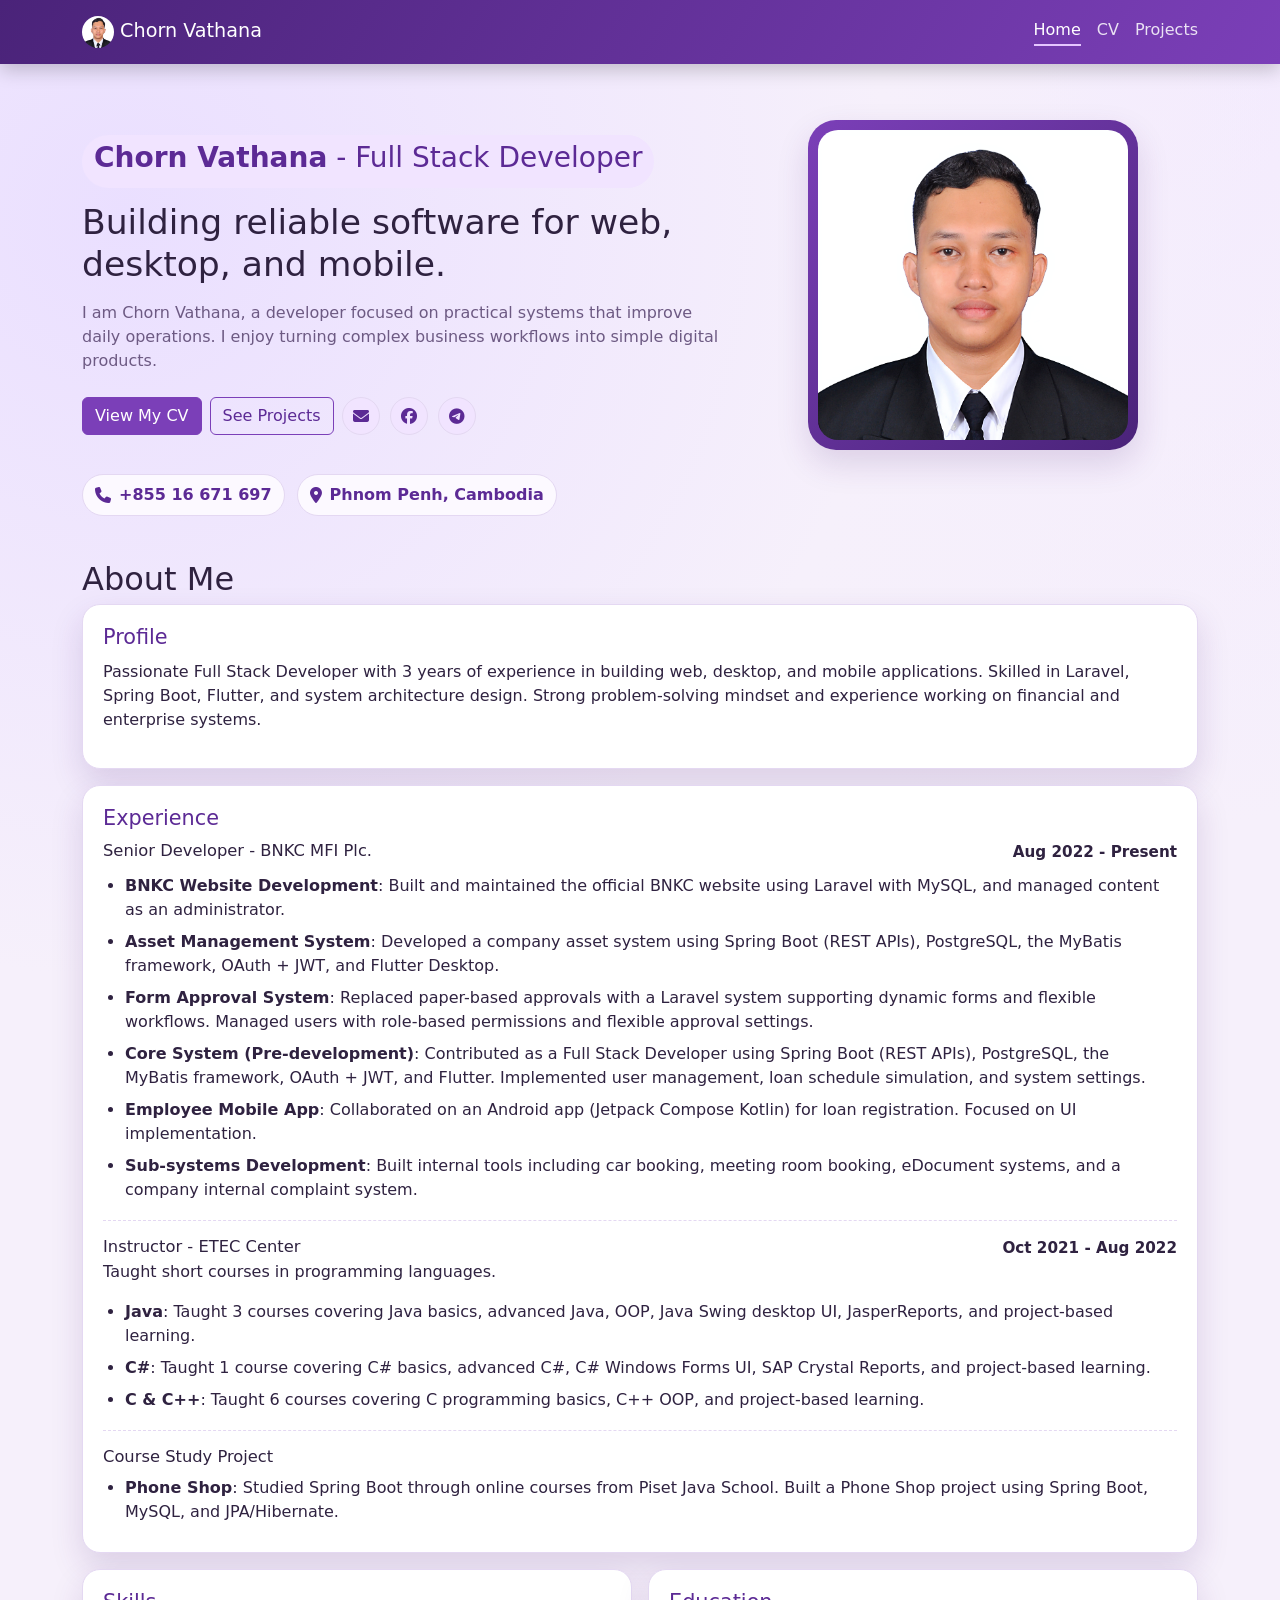
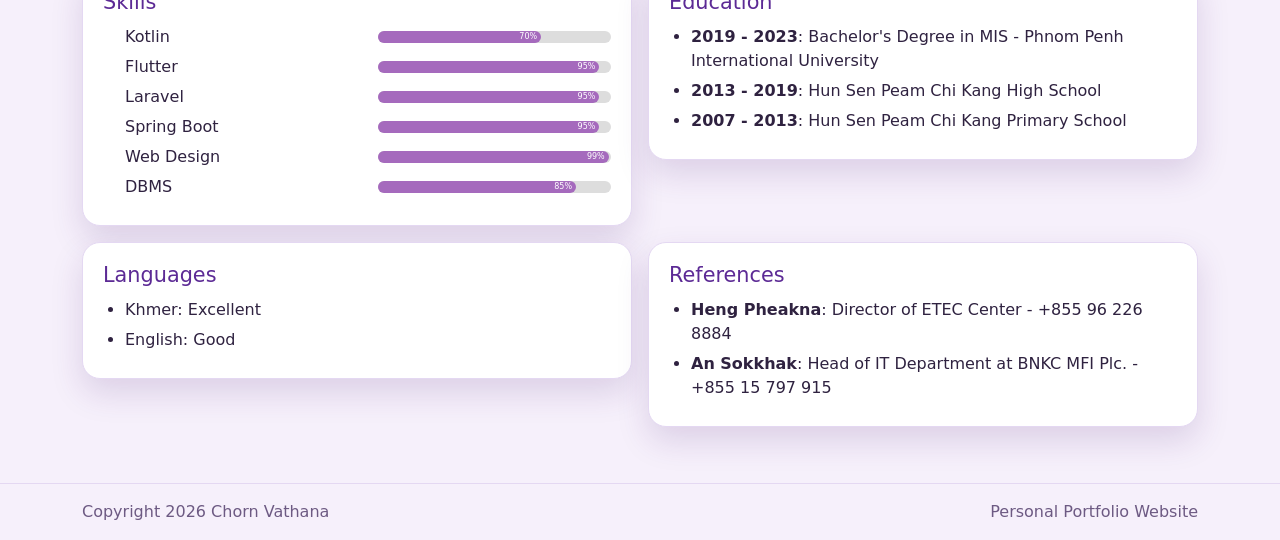
<file: index.html>
<!DOCTYPE html>
<html lang="en">

<head>
    <meta charset="UTF-8">
    <meta name="viewport" content="width=device-width, initial-scale=1.0">
    <title>Chorn Vathana | Personal Website</title>
    <link rel="stylesheet" href="css/bootstrap.min.css">
    <link rel="stylesheet" href="https://cdnjs.cloudflare.com/ajax/libs/font-awesome/6.5.0/css/all.min.css">
    <link rel="preconnect" href="https://fonts.googleapis.com">
    <link rel="preconnect" href="https://fonts.gstatic.com" crossorigin>
    <link
        href="https://fonts.googleapis.com/css2?family=Merriweather:wght@700&family=Poppins:wght@400;500;600;700&display=swap"
        rel="stylesheet">
    <link rel="stylesheet" href="css/site.css">
</head>

<body class="site-body">
    <header class="site-header">
        <nav class="container d-flex justify-content-between align-items-center py-3">
            <a class="site-brand" href="index.html"><img class="rounded-circle" width="32px" src="images/IMG_20260320_160011_282.png" alt=""> Chorn Vathana</a>
            <div class="nav-links d-flex align-items-center gap-3">
                <a class="nav-link active" href="index.html">Home</a>
                <a class="nav-link" href="cv.html">CV</a>
                <a class="nav-link" href="projects.html">Projects</a>
            </div>
        </nav>
    </header>

    <main>
        <section class="hero-section container">
            <div class="row align-items-center g-4">
                <div class="col-lg-7">
                    <span class="hero-badge">
                        <h3><strong>Chorn Vathana</strong> - Full Stack Developer</h3>
                    </span>
                    <h1 class="hero-title">Building reliable software for web, desktop, and mobile.</h1>
                    <p class="hero-text">
                        I am Chorn Vathana, a developer focused on practical systems that improve daily operations.
                        I enjoy turning complex business workflows into simple digital products.
                    </p>
                    <div class="d-flex flex-wrap gap-2 mt-4" justify-content-center justify-content-md-start>
                        <a class="btn btn-main" href="cv.html">View My CV</a>
                        <a class="btn btn-outline-main" href="projects.html">See Projects</a>
                        <div id="contact-list" class="contact-icon-list" aria-label="Contact links"></div>
                    </div>
                </div>
                <div class="col-lg-5 text-center">
                    <div class="hero-image-wrap">
                        <img src="images/IMG_20260320_160011_282.png" alt="Chorn Vathana portrait" class="hero-image">
                    </div>
                </div>
            </div>
        </section>

        <section id="contact" class="container contact-strip">
            <div class="contact-basic">
                <p class="contact-basic-item">
                    <i class="fa-solid fa-phone"></i>
                    <a href="tel:+85516671697">+855 16 671 697</a>
                </p>
                <p class="contact-basic-item">
                    <i class="fa-solid fa-location-dot"></i>
                    <span>Phnom Penh, Cambodia</span>
                </p>
            </div>
        </section>

        <section id="about" class="container section-block">
            <div class="section-head">
                <h2>About Me</h2>
            </div>
            <div class="row g-3">
                <div class="col-12">
                    <div class="editor-card about-card">
                        <h3 class="about-title">Profile</h3>
                        <p>
                            Passionate Full Stack Developer with 3 years of experience in building web, desktop, and
                            mobile
                            applications. Skilled in Laravel, Spring Boot, Flutter, and system architecture design.
                            Strong
                            problem-solving mindset and experience working on financial and enterprise systems.
                        </p>
                    </div>
                </div>

                <div class="col-12">
                    <div class="editor-card about-card">
                        <h3 class="about-title">Experience</h3>

                        <div class="experience-block">
                            <div class="d-flex justify-content-between align-items-start flex-wrap gap-2">
                                <h4 class="about-subtitle">Senior Developer - BNKC MFI Plc.</h4>
                                <p class="about-date">Aug 2022 - Present</p>
                            </div>
                            <ul class="about-list">
                                <li><strong>BNKC Website Development</strong>: Built and maintained the official BNKC
                                    website using Laravel with MySQL, and managed content as an administrator.</li>
                                <li><strong>Asset Management System</strong>: Developed a company asset system using
                                    Spring Boot (REST APIs), PostgreSQL, the MyBatis framework, OAuth + JWT, and Flutter
                                    Desktop.</li>
                                <li><strong>Form Approval System</strong>: Replaced paper-based approvals with a Laravel
                                    system supporting dynamic forms and flexible workflows. Managed users with
                                    role-based permissions and flexible approval settings.</li>
                                <li><strong>Core System (Pre-development)</strong>: Contributed as a Full Stack
                                    Developer using Spring Boot (REST APIs), PostgreSQL, the MyBatis framework, OAuth +
                                    JWT, and Flutter. Implemented user management, loan schedule simulation, and system
                                    settings.</li>
                                <li><strong>Employee Mobile App</strong>: Collaborated on an Android app (Jetpack
                                    Compose Kotlin) for loan registration. Focused on UI implementation.</li>
                                <li><strong>Sub-systems Development</strong>: Built internal tools including car
                                    booking, meeting room booking, eDocument systems, and a company internal complaint
                                    system.</li>
                            </ul>
                        </div>

                        <div class="experience-block">
                            <div class="d-flex justify-content-between align-items-start flex-wrap gap-2">
                                <h4 class="about-subtitle">Instructor - ETEC Center</h4>
                                <p class="about-date">Oct 2021 - Aug 2022</p>
                            </div>
                            <p>Taught short courses in programming languages.</p>
                            <ul class="about-list">
                                <li><strong>Java</strong>: Taught 3 courses covering Java basics, advanced Java, OOP,
                                    Java Swing desktop UI, JasperReports, and project-based learning.</li>
                                <li><strong>C#</strong>: Taught 1 course covering C# basics, advanced C#, C# Windows
                                    Forms UI, SAP Crystal Reports, and project-based learning.</li>
                                <li><strong>C & C++</strong>: Taught 6 courses covering C programming basics, C++ OOP,
                                    and project-based learning.</li>
                            </ul>
                        </div>

                        <div class="experience-block">
                            <h4 class="about-subtitle">Course Study Project</h4>
                            <ul class="about-list">
                                <li><strong>Phone Shop</strong>: Studied Spring Boot through online courses from Piset
                                    Java School. Built a Phone Shop project using Spring Boot, MySQL, and JPA/Hibernate.
                                </li>
                            </ul>
                        </div>
                    </div>
                </div>

                <div class="col-lg-6">
                    <div class="editor-card about-card">
                        <h3 class="about-title">Skills</h3>
                        <ul class="about-list about-compact">

                            <li class="skill-item">
                                <span>Kotlin</span>
                                <div class="skill-bar">
                                    <div class="skill-fill" style="width:70%">70%</div>
                                </div>
                            </li>

                            <li class="skill-item">
                                <span>Flutter</span>
                                <div class="skill-bar">
                                    <div class="skill-fill" style="width:95%">95%</div>
                                </div>
                            </li>

                            <li class="skill-item">
                                <span>Laravel</span>
                                <div class="skill-bar">
                                    <div class="skill-fill" style="width:95%">95%</div>
                                </div>
                            </li>

                            <li class="skill-item">
                                <span>Spring Boot</span>
                                <div class="skill-bar">
                                    <div class="skill-fill" style="width:95%">95%</div>
                                </div>
                            </li>

                            <li class="skill-item">
                                <span>Web Design</span>
                                <div class="skill-bar">
                                    <div class="skill-fill" style="width:99%">99%</div>
                                </div>
                            </li>

                            <li class="skill-item">
                                <span>DBMS</span>
                                <div class="skill-bar">
                                    <div class="skill-fill" style="width:85%">85%</div>
                                </div>
                            </li>
                        </ul>
                    </div>
                </div>

                <div class="col-lg-6">
                    <div class="editor-card about-card">
                        <h3 class="about-title">Education</h3>
                        <ul class="about-list about-compact">
                            <li><strong>2019 - 2023</strong>: Bachelor's Degree in MIS - Phnom Penh International
                                University</li>
                            <li><strong>2013 - 2019</strong>: Hun Sen Peam Chi Kang High School</li>
                            <li><strong>2007 - 2013</strong>: Hun Sen Peam Chi Kang Primary School</li>
                        </ul>
                    </div>
                </div>

                <div class="col-lg-6">
                    <div class="editor-card about-card">
                        <h3 class="about-title">Languages</h3>
                        <ul class="about-list about-compact">
                            <li>Khmer: Excellent</li>
                            <li>English: Good</li>
                        </ul>
                    </div>
                </div>

                <div class="col-lg-6">
                    <div class="editor-card about-card">
                        <h3 class="about-title">References</h3>
                        <ul class="about-list about-compact">
                            <li><strong>Heng Pheakna</strong>: Director of ETEC Center - +855 96 226 8884</li>
                            <li><strong>An Sokkhak</strong>: Head of IT Department at BNKC MFI Plc. - +855 15 797 915
                            </li>
                        </ul>
                    </div>
                </div>
            </div>
        </section>
    </main>

    <footer class="site-footer">
        <div class="container py-3 d-flex flex-wrap justify-content-between gap-2">
            <span>Copyright 2026 Chorn Vathana</span>
            <span>Personal Portfolio Website</span>
        </div>
    </footer>

    <script src="js/site.js"></script>
</body>

</html>
</file>
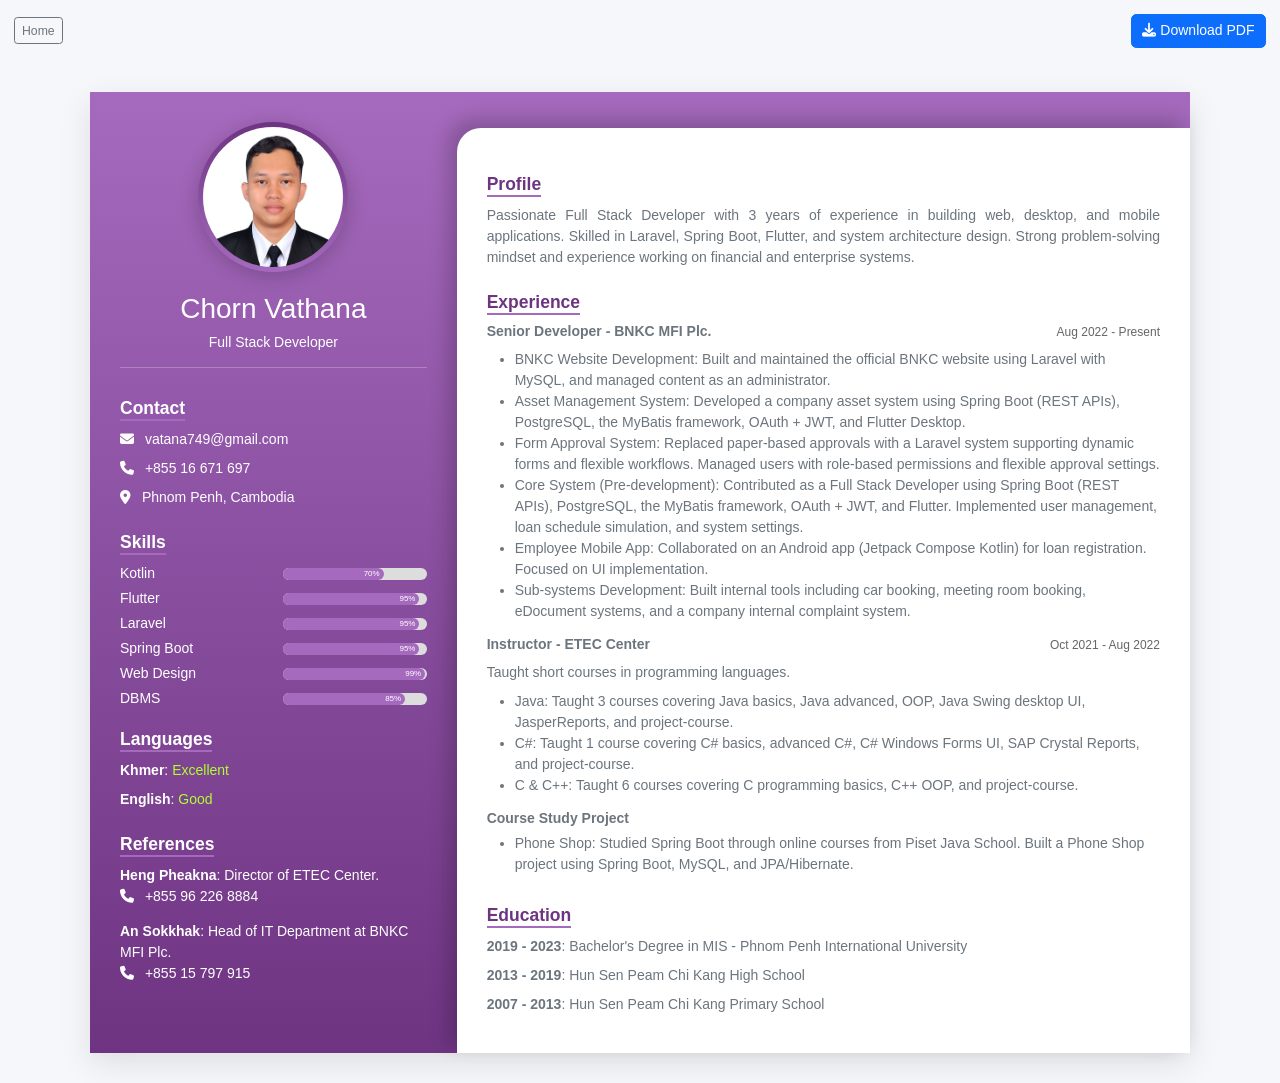
<file: cv.html>
<!DOCTYPE html>
<html lang="en">
<head>
    <meta charset="UTF-8">
    <meta name="viewport" content="width=device-width, initial-scale=1.0">
    <title>Chorn Vathana CV</title>
    <link rel="stylesheet" href="css/bootstrap.min.css">
    <link rel="stylesheet" href="https://cdnjs.cloudflare.com/ajax/libs/font-awesome/6.5.0/css/all.min.css">
    <link rel="stylesheet" href="css/style.css">
</head>
<body>
    <div class="d-flex justify-content-between align-items-center flex-wrap gap-2 p-3 no-print">
        <div class="d-flex gap-2">
            <a href="index.html" class="btn btn-outline-secondary btn-sm">Home</a>
            <!-- <a href="projects.html" class="btn btn-outline-secondary btn-sm">Projects</a> -->
        </div>
        <button onclick="window.print()" class="btn btn-primary">
            <i class="fa fa-download"></i> Download PDF
        </button>
    </div>

    <div class="cv-container row g-0">
        <div class="col-md-4 sidebar">
            <div class="mb-3 text-center">
                <div class="profile-wrapper">
                    <img src="images/photo_2026-04-06_09-32-53.jpg" alt="Profile" class="profile-img">
                </div>
            </div>

            <h2 class="text-center">Chorn Vathana</h2>
            <p class="text-center">Full Stack Developer</p>

            <hr>

            <h5 class="section-title text-white">Contact</h5>
            <p><i class="fa fa-envelope me-2"></i> vatana749@gmail.com</p>
            <p><i class="fa fa-phone me-2"></i> +855 16 671 697</p>
            <p><i class="fa fa-location-dot me-2"></i> Phnom Penh, Cambodia</p>

            <h5 class="section-title text-white">Skills</h5>

            <div class="skill-item">
                <span>Kotlin</span>
                <div class="skill-bar">
                    <div class="skill-fill" style="width:70%">70%</div>
                </div>
            </div>

            <div class="skill-item">
                <span>Flutter</span>
                <div class="skill-bar">
                    <div class="skill-fill" style="width:95%">95%</div>
                </div>
            </div>

            <div class="skill-item">
                <span>Laravel</span>
                <div class="skill-bar">
                    <div class="skill-fill" style="width:95%">95%</div>
                </div>
            </div>

            <div class="skill-item">
                <span>Spring Boot</span>
                <div class="skill-bar">
                    <div class="skill-fill" style="width:95%">95%</div>
                </div>
            </div>

            <div class="skill-item">
                <span>Web Design</span>
                <div class="skill-bar">
                    <div class="skill-fill" style="width:99%">99%</div>
                </div>
            </div>

            <div class="skill-item">
                <span>DBMS</span>
                <div class="skill-bar">
                    <div class="skill-fill" style="width:85%">85%</div>
                </div>
            </div>

            <h5 class="section-title text-white">Languages</h5>
            <p><strong>Khmer</strong>: <span style="color: greenyellow;">Excellent</span></p>
            <p><strong>English</strong>: <span style="color: greenyellow;">Good</span></p>

            <h5 class="section-title text-white">References</h5>
            <p class="mb-3">
                <strong>Heng Pheakna</strong>: Director of ETEC Center.<br>
                <i class="fa fa-phone me-2"></i> +855 96 226 8884
            </p>
            <p>
                <strong>An Sokkhak</strong>: Head of IT Department at BNKC MFI Plc.<br>
                <i class="fa fa-phone me-2"></i> +855 15 797 915
            </p>
        </div>

        <div class="col-md-8 content text-secondary">
            <h5 class="section-title">Profile</h5>
            <p style="text-align: justify;">
                Passionate Full Stack Developer with 3 years of experience in building web, desktop, and mobile
                applications. Skilled in Laravel, Spring Boot, Flutter, and system architecture design. Strong
                problem-solving mindset and experience working on financial and enterprise systems.
            </p>

            <h5 class="section-title">Experience</h5>
            <div class="d-flex justify-content-between">
                <h6 class="fw-bold">Senior Developer - BNKC MFI Plc.</h6>
                <p class="small-text">Aug 2022 - Present</p>
            </div>
            <ul>
                <li>
                    <span style="font-weight: 500;">BNKC Website Development</span>:
                    Built and maintained the official BNKC website using Laravel with MySQL, and managed content as an
                    administrator.
                </li>
                <li>
                    <span style="font-weight: 500;">Asset Management System</span>:
                    Developed a company asset system using Spring Boot (REST APIs), PostgreSQL, the MyBatis framework, OAuth + JWT, and Flutter Desktop.
                </li>
                <li>
                    <span style="font-weight: 500;">Form Approval System</span>:
                    Replaced paper-based approvals with a Laravel system supporting dynamic forms and flexible
                    workflows. Managed users with role-based permissions and flexible approval settings.
                </li>
                <li>
                    <span style="font-weight: 500;">Core System (Pre-development)</span>:
                    Contributed as a Full Stack Developer using Spring Boot (REST APIs), PostgreSQL, the MyBatis framework, OAuth + JWT, and Flutter. Implemented user management, loan schedule simulation, and
                    system settings.
                </li>
                <li>
                    <span style="font-weight: 500;">Employee Mobile App</span>:
                    Collaborated on an Android app (Jetpack Compose Kotlin) for loan registration. Focused on UI
                    implementation.
                </li>
                <li>
                    <span style="font-weight: 500;">Sub-systems Development</span>:
                    Built internal tools including car booking, meeting room booking, eDocument systems, and a company internal complaint system.
                </li>
            </ul>

            <div class="d-flex justify-content-between">
                <h6 class="fw-bold">Instructor - ETEC Center</h6>
                <p class="small-text">Oct 2021 - Aug 2022</p>
            </div>
            <p>Taught short courses in programming languages.</p>
            <ul>
                <li><span style="font-weight: 500;">Java</span>: Taught 3 courses covering Java basics, Java advanced, OOP, Java Swing desktop UI, JasperReports, and project-course.</li>
                <li><span style="font-weight: 500;">C#</span>: Taught 1 course covering C# basics, advanced C#, C# Windows Forms UI, SAP Crystal Reports, and project-course.</li>
                <li><span style="font-weight: 500;">C & C++</span>: Taught 6 courses covering C programming basics, C++ OOP, and project-course.</li>
            </ul>

            <div class="d-flex justify-content-between">
                <h6 class="fw-bold">Course Study Project</h6>
            </div>
            <ul>
                <li><span style="font-weight: 500;">Phone Shop</span>: Studied Spring Boot through online courses from Piset Java School. Built a Phone Shop project using Spring Boot, MySQL, and JPA/Hibernate.</li>
            </ul>

            <h5 class="section-title">Education</h5>
            <p><span style="font-weight: 700;">2019 - 2023</span>: Bachelor's Degree in MIS - Phnom Penh International University</p>
            <p><span style="font-weight: 700;">2013 - 2019</span>: Hun Sen Peam Chi Kang High School</p>
            <p><span style="font-weight: 700;">2007 - 2013</span>: Hun Sen Peam Chi Kang Primary School</p>
        </div>
    </div>

    <script src="js/bootstrap.bundle.min.js"></script>
</body>
</html>
</file>
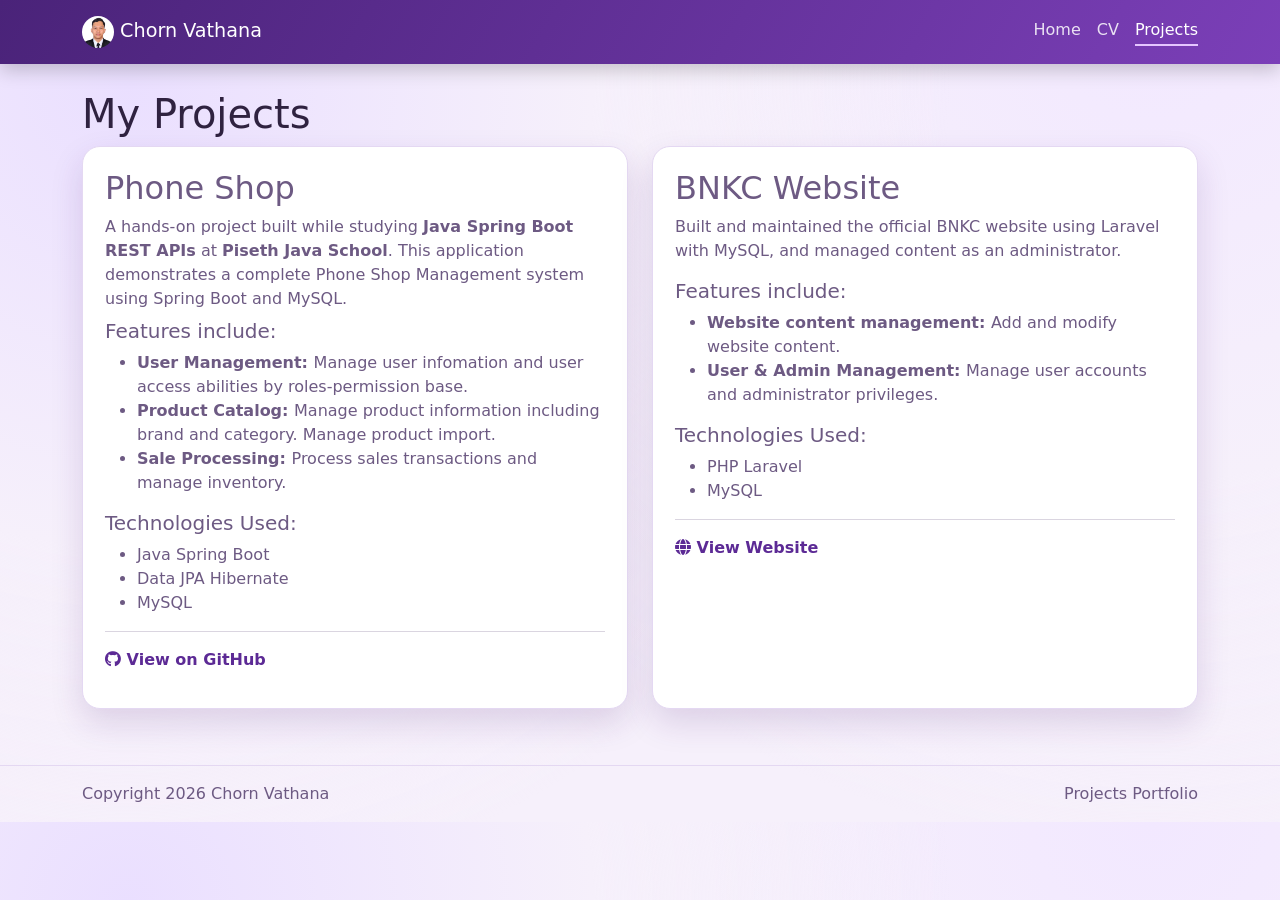
<file: projects.html>
<!DOCTYPE html>
<html lang="en">

<head>
    <meta charset="UTF-8">
    <meta name="viewport" content="width=device-width, initial-scale=1.0">
    <title>Projects | Chorn Vathana</title>
    <link rel="stylesheet" href="css/bootstrap.min.css">
    <link rel="stylesheet" href="https://cdnjs.cloudflare.com/ajax/libs/font-awesome/6.5.0/css/all.min.css">
    <link rel="preconnect" href="https://fonts.googleapis.com">
    <link rel="preconnect" href="https://fonts.gstatic.com" crossorigin>
    <link
        href="https://fonts.googleapis.com/css2?family=Merriweather:wght@700&family=Poppins:wght@400;500;600;700&display=swap"
        rel="stylesheet">
    <link rel="stylesheet" href="css/site.css">
</head>

<body class="site-body">
    <header class="site-header">
        <nav class="container d-flex justify-content-between align-items-center py-3">
            <a class="site-brand" href="index.html"><img class="rounded-circle" width="32px" src="images/IMG_20260320_160011_282.png" alt=""> Chorn Vathana</a>
            <div class="nav-links d-flex align-items-center gap-3">
                <a class="nav-link" href="index.html">Home</a>
                <a class="nav-link" href="cv.html">CV</a>
                <a class="nav-link active" href="projects.html">Projects</a>
            </div>
        </nav>
    </header>

    <main class="container section-block">
        <div class="section-head">
            <h1 class="mb-2">My Projects</h1>
        </div>

        <div class="row g-4">
            <div class="col-md-6">
                <article class="project-card">
                    <h2>Phone Shop</h2>
                    <p class="mb-2">
                        A hands-on project built while studying <Strong>Java Spring Boot REST APIs</Strong> at <Strong>Piseth Java School</Strong>.
                        This application demonstrates a complete Phone Shop Management system using Spring Boot and
                        MySQL.
                    </p>
                    <h5>Features include:</h5>
                    <ul>
                        <li><strong>User Management: </strong>Manage user infomation and user access abilities by roles-permission base.</li>
                        <li><strong>Product Catalog: </strong>Manage product information including brand and category. Manage product import.</li>
                        <li><strong>Sale Processing: </strong>Process sales transactions and manage inventory.</li>
                    </ul>
                    <h5>Technologies Used:</h5>
                    <ul>
                        <li>Java Spring Boot</li>
                        <li>Data JPA Hibernate</li>
                        <li>MySQL</li>
                    </ul>
                    <hr>
                    <a class="project-link" href="https://github.com/vathana123/phoneshop" target="_blank"
                        rel="noopener noreferrer">
                        <i class="fa-brands fa-github"></i> View on GitHub
                    </a>
                </article>
            </div>
            <div class="col-md-6">
                <article class="project-card">
                    <h2>BNKC Website</h2>
                    <p>
                        Built and maintained the official BNKC website using Laravel with MySQL, and managed content as an administrator.
                    </p>
                    <h5>Features include:</h5>
                    <ul>
                        <li><strong>Website content management: </strong>Add and modify website content.</li>
                        <li><strong>User & Admin Management: </strong>Manage user accounts and administrator privileges.</li>
                    </ul>
                    <h5>Technologies Used:</h5>
                    <ul>
                        <li>PHP Laravel</li>
                        <li>MySQL</li>
                    </ul>
                    <hr>
                    <a class="project-link" href="https://www.bnkcmfi.com/" target="_blank"
                        rel="noopener noreferrer">
                        <i class="fa-solid fa-globe"></i> View Website
                    </a>
                </article>
            </div>
        </div>
    </main>

    <footer class="site-footer">
        <div class="container py-3 d-flex flex-wrap justify-content-between gap-2">
            <span>Copyright 2026 Chorn Vathana</span>
            <span>Projects Portfolio</span>
        </div>
    </footer>
</body>

</html>
</file>
<file: css/site.css>
:root {
    --bg-color: #f6f0fb;
    --surface: #ffffff;
    --header-bg: #5c2a95;
    --text-main: #2f2240;
    --text-soft: #6d5a83;
    --accent: #7b3fb8;
    --accent-strong: #5c2a95;
    --card-shadow: 0 14px 32px rgba(72, 30, 116, 0.15);
    --border-color: #e4d8f2;
}

html {
    font-family: 'Segoe UI', sans-serif;
}

* {
    box-sizing: border-box;
}

body.site-body {
    margin: 0;
    /* font-family: "Poppins", "Trebuchet MS", sans-serif; */
    color: var(--text-main);
    background:
        radial-gradient(circle at 10% 10%, #eadfff 0, #f6f0fb 34%, transparent 60%),
        radial-gradient(circle at 90% 0, #f2e8ff 0, #f6f0fb 34%, transparent 60%),
        var(--bg-color);
}

.site-header {
    background: linear-gradient(120deg, #4a2379, #7b3fb8);
    position: sticky;
    top: 0;
    z-index: 100;
    box-shadow: 0 6px 18px rgba(0, 0, 0, 0.2);
}

.site-brand {
    /* font-family: "Merriweather", Georgia, serif; */
    font-size: 1.2rem;
    color: #fff;
    text-decoration: none;
}

.nav-link {
    color: rgba(255, 255, 255, 0.85);
    text-decoration: none;
    font-weight: 500;
    border-bottom: 2px solid transparent;
    padding-bottom: 2px;
}

.nav-link:hover,
.nav-link.active {
    color: #fff;
    border-bottom-color: #e5c6ff;
}

.hero-section {
    padding: 56px 12px 24px;
}

.hero-badge {
    display: inline-block;
    background: #f1e4ff;
    color: var(--accent-strong);
    padding: 6px 12px;
    border-radius: 99px;
    font-weight: 600;
    font-size: 0.9rem;
}

.hero-title {
    margin-top: 14px;
    font-size: clamp(1.9rem, 2.7vw, 2.9rem);
    line-height: 1.2;
    /* font-family: "Merriweather", Georgia, serif; */
}

.hero-text {
    margin-top: 16px;
    color: var(--text-soft);
    max-width: 680px;
}

.hero-image-wrap {
    display: inline-block;
    padding: 10px;
    border-radius: 28px;
    background: linear-gradient(140deg, #7b3fb8, #4a2379);
    box-shadow: var(--card-shadow);
}

.hero-image {
    width: 100%;
    max-width: 310px;
    border-radius: 20px;
    object-fit: cover;
}

.btn-main {
    background: var(--accent);
    color: #fff;
    border: 1px solid var(--accent);
}

.btn-main:hover {
    background: var(--accent-strong);
    color: #fff;
}

.btn-outline-main {
    border: 1px solid var(--accent);
    color: var(--accent-strong);
}

.btn-outline-main:hover {
    background: #f1e4ff;
    color: var(--accent-strong);
}

.section-block {
    padding: 26px 12px;
}

.section-head h1,
.section-head h2 {
    /* font-family: "Merriweather", Georgia, serif; */
    margin-bottom: 6px;
}

.section-head p {
    color: var(--text-soft);
    margin-bottom: 16px;
}

.info-card,
.project-card {
    background: var(--surface);
    border: 1px solid var(--border-color);
    border-radius: 18px;
    padding: 22px;
    height: 100%;
    box-shadow: var(--card-shadow);
}

.info-card i {
    font-size: 1.4rem;
    color: var(--accent);
}

.info-card h3 {
    margin-top: 12px;
    font-size: 1.1rem;
}

.info-card p {
    color: var(--text-soft);
    margin: 0;
}

.editor-card {
    background: var(--surface);
    border: 1px solid var(--border-color);
    border-radius: 18px;
    padding: 20px;
    box-shadow: var(--card-shadow);
}

.about-card p {
    color: var(--text-main);
}

.about-title {
    margin: 0 0 10px;
    font-size: 1.3rem;
    color: var(--accent-strong);
}

.about-subtitle {
    margin: 0;
    font-size: 1.02rem;
    color: var(--text-main);
}

.about-date {
    margin: 0;
    color: var(--text-soft);
    font-weight: 600;
    font-size: 0.95rem;
}

.experience-block + .experience-block {
    margin-top: 18px;
    padding-top: 16px;
    border-top: 1px dashed var(--border-color);
}

.about-list {
    margin: 10px 0 0;
    padding-left: 22px;
}

.about-list li {
    margin-bottom: 8px;
    color: var(--text-main);
}

.about-compact li {
    margin-bottom: 6px;
}

.contact-strip {
    padding: 0 12px 8px;
}

.contact-basic {
    display: flex;
    flex-wrap: wrap;
    gap: 12px;
    margin-bottom: 10px;
}

.contact-basic-item {
    margin: 0;
    display: inline-flex;
    align-items: center;
    gap: 8px;
    padding: 8px 12px;
    border: 1px solid var(--border-color);
    border-radius: 999px;
    background: #fcf9ff;
    font-weight: 600;
    color: var(--accent-strong);
}

.contact-basic-item a {
    color: inherit;
    text-decoration: none;
}

.contact-basic-item a:hover {
    text-decoration: underline;
}

.contact-icon-list {
    display: flex;
    flex-wrap: wrap;
    gap: 10px;
    align-items: center;
}

.contact-text-item {
    display: inline-flex;
    align-items: center;
    gap: 6px;
    padding: 8px 12px;
    border: 1px solid var(--border-color);
    border-radius: 999px;
    background: #fcf9ff;
    color: var(--text-main);
    text-decoration: none;
}

.contact-text-label {
    font-size: 0.82rem;
    color: var(--text-soft);
}

.contact-text-value {
    font-size: 0.9rem;
    font-weight: 600;
    color: var(--accent-strong);
}

a.contact-text-item:hover {
    border-color: var(--accent);
    background: #f6ecff;
}

.contact-link {
    width: 38px;
    height: 38px;
    display: inline-flex;
    align-items: center;
    justify-content: center;
    border-radius: 999px;
    background: #f1e4ff;
    color: var(--accent-strong);
    text-decoration: none;
    border: 1px solid var(--border-color);
    transition: all 0.2s ease;
}

.contact-link:hover {
    color: #fff;
    background: var(--accent);
    border-color: var(--accent);
    transform: translateY(-2px);
}

.project-card{
    color: var(--text-soft);
    margin-bottom: 14px;
}

.project-link {
    text-decoration: none;
    color: var(--accent-strong);
    font-weight: 600;
}

.project-link:hover {
    color: var(--accent);
}

.site-footer {
    border-top: 1px solid var(--border-color);
    margin-top: 30px;
    color: var(--text-soft);
}

@media (max-width: 768px) {
    .nav-links {
        gap: 12px !important;
    }

    .hero-section {
        padding-top: 26px;
    }
}


/* Skills */
.skill-item {
    display: flex;
    align-items: center;
    gap: 10px;
    margin-bottom: 4px;
}

.skill-item span {
    width: 50%;
    font-weight: 500;
}

.skill-bar {
    flex: 1;
    height: 12px;
    background: #ddd;
    border-radius: 8px;
}

.skill-fill {
    height: 100%;
    background: #a56abd;
    border-radius: 8px;
    color: white;
    text-align: end;
    font-size: 8px;
    padding-right: 4px;
}
</file>
<file: css/style.css>
html {
    font-size: 14px;
}

body {
    background: #f5f7fa;
    font-family: 'Segoe UI', sans-serif;
}

/* Container */
.cv-container {
    max-width: 1100px;
    margin: 30px auto;
    box-shadow: 0 10px 30px rgba(0, 0, 0, 0.1);
    background: linear-gradient(to bottom, #a56abd, #6e3482);
}

/* Avatar */
.profile-wrapper {
    display: inline-block;
    padding: 5px;
    border-radius: 50%;
    background: linear-gradient(to top, #a56abd, #6e3482);
    box-shadow: 0 4px 20px rgba(0, 0, 0, 0.2);
}

.profile-img {
    width: 140px;
    height: 140px;
    object-fit: cover;
    border-radius: 50%;
    display: block;
    background: white;
}

/* Sidebar */
.sidebar {
    color: white;
    padding: 30px;
}

/* Section title */
.section-title {
    font-weight: bold;
    margin-top: 16px;
    margin-bottom: 8px;
    border-bottom: 2px solid #a56abd;
    color: #6e3482;
    display: inline-block;
}

/* Content */
.content {
    margin-top: 36px;
    padding: 30px;
    background: white;
    border-top-left-radius: 24px;
    box-shadow: -8px -8px 20px rgba(0, 0, 0, 0.2);
}

/* Skills */
.skill-item {
    display: flex;
    align-items: center;
    gap: 10px;
    margin-bottom: 4px;
}

.skill-item span {
    width: 50%;
    font-weight: 500;
}

.skill-bar {
    flex: 1;
    height: 12px;
    background: #ddd;
    border-radius: 8px;
}

.skill-fill {
    height: 100%;
    background: #a56abd;
    border-radius: 8px;
    color: white;
    text-align: end;
    font-size: 8px;
    padding-right: 4px;
}

.small-text {
    font-size: 12px;
    color: #666;
}

/* Print */
@media print {

    body {
        background: white;
    }

    .no-print {
        display: none !important;
    }

    .cv-container {
        box-shadow: none;
        margin: 0;
        width: 100%;
        min-height: 100vh;
    }

    .sidebar {
        background: linear-gradient(to bottom, #a56abd, #6e3482) !important;
        color: white !important;
        -webkit-print-color-adjust: exact;
        print-color-adjust: exact;
    }

    .section-title {
        border-bottom: 2px solid #a56abd;
    }

    .profile-wrapper {
        -webkit-print-color-adjust: exact;
        print-color-adjust: exact;
    }

    /* * {
        page-break-inside: avoid;
    } */

    h4,
    h5,
    p,
    li {
        page-break-inside: avoid;
    }

    ul {
        page-break-inside: auto;
    }

    .skill-item {
        page-break-inside: avoid;
    }
}

@page {
    size: A4;
    margin: 10mm;
}

p {
    margin: 0 0 8px;
}

.text-sec{
    font-weight: 500;
    color: #a56abdaa;
}
</file>
